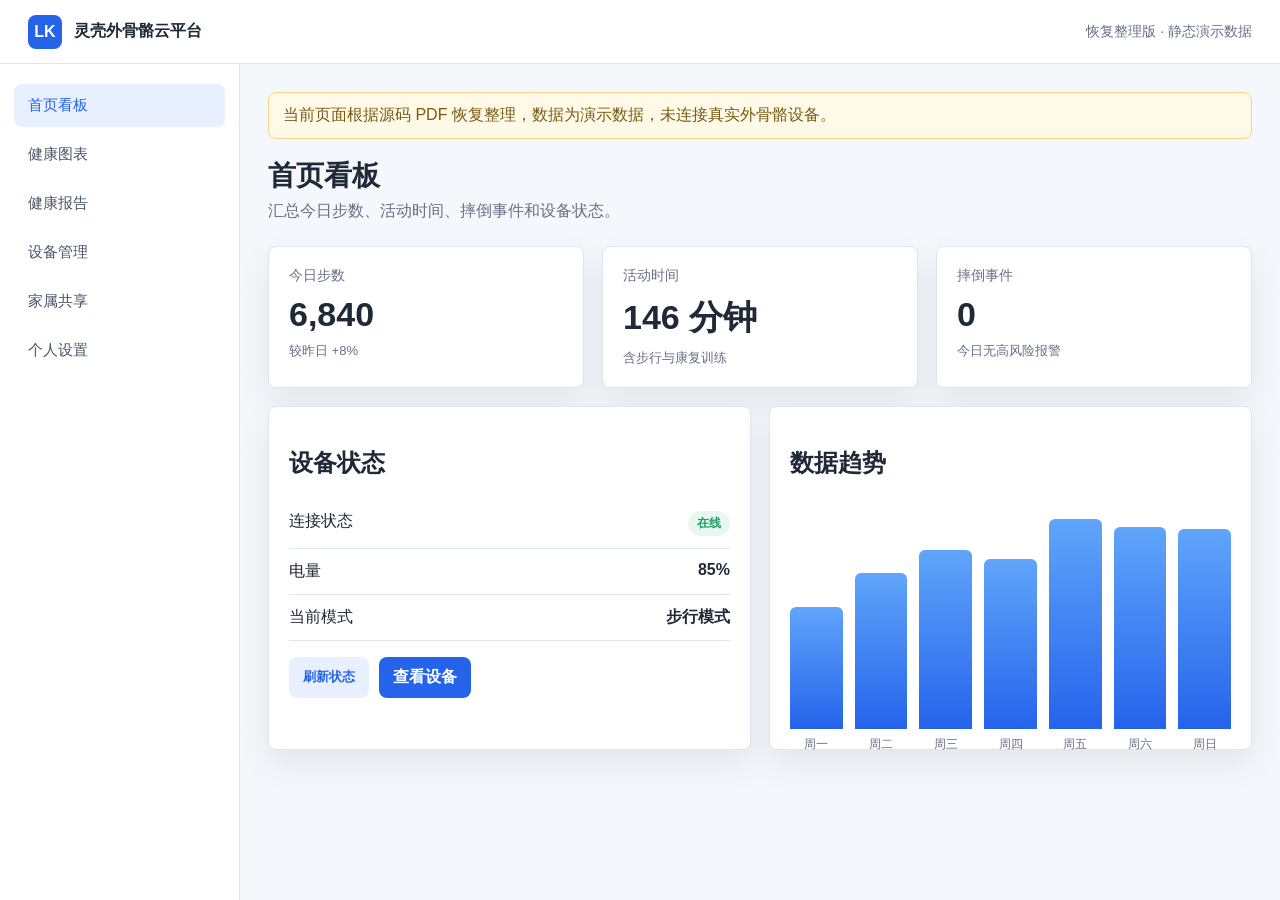
<file: index.html>
<!doctype html>
<html lang="zh-CN">
<head>
  <meta charset="utf-8">
  <meta name="viewport" content="width=device-width, initial-scale=1">
  <title>灵壳外骨骼云平台</title>
  <link rel="stylesheet" href="css/styles.css">
</head>
<body data-page="dashboard">
  <header class="topbar">
    <a class="brand" href="index.html"><span class="brand-mark">LK</span><span>灵壳外骨骼云平台</span></a>
    <div class="topbar-user">恢复整理版 · 静态演示数据</div>
  </header>
  <div class="layout">
    <nav class="sidebar"></nav>
    <main class="main">
      <div class="notice">当前页面根据源码 PDF 恢复整理，数据为演示数据，未连接真实外骨骼设备。</div>
      <h1 class="page-title">首页看板</h1>
      <p class="page-desc">汇总今日步数、活动时间、摔倒事件和设备状态。</p>
      <section class="grid grid-3">
        <article class="card"><div class="metric-label">今日步数</div><div class="metric-value" id="stepCount">--</div><div class="metric-foot">较昨日 +8%</div></article>
        <article class="card"><div class="metric-label">活动时间</div><div class="metric-value" id="activeTime">--</div><div class="metric-foot">含步行与康复训练</div></article>
        <article class="card"><div class="metric-label">摔倒事件</div><div class="metric-value" id="fallCount">--</div><div class="metric-foot">今日无高风险报警</div></article>
      </section>
      <section class="grid grid-2" style="margin-top:18px">
        <article class="card">
          <h2>设备状态</h2>
          <div class="status-row"><span>连接状态</span><span class="badge green">在线</span></div>
          <div class="status-row"><span>电量</span><strong id="deviceBattery">--</strong></div>
          <div class="status-row"><span>当前模式</span><strong id="deviceMode">--</strong></div>
          <div class="button-row"><button class="button secondary" data-demo-action="刷新设备状态">刷新状态</button><a class="button" href="device.html">查看设备</a></div>
        </article>
        <article class="card"><h2>数据趋势</h2><div class="chart" id="stepChart"></div></article>
      </section>
    </main>
  </div>
  <script src="js/app.js"></script>
</body>
</html>
</file>
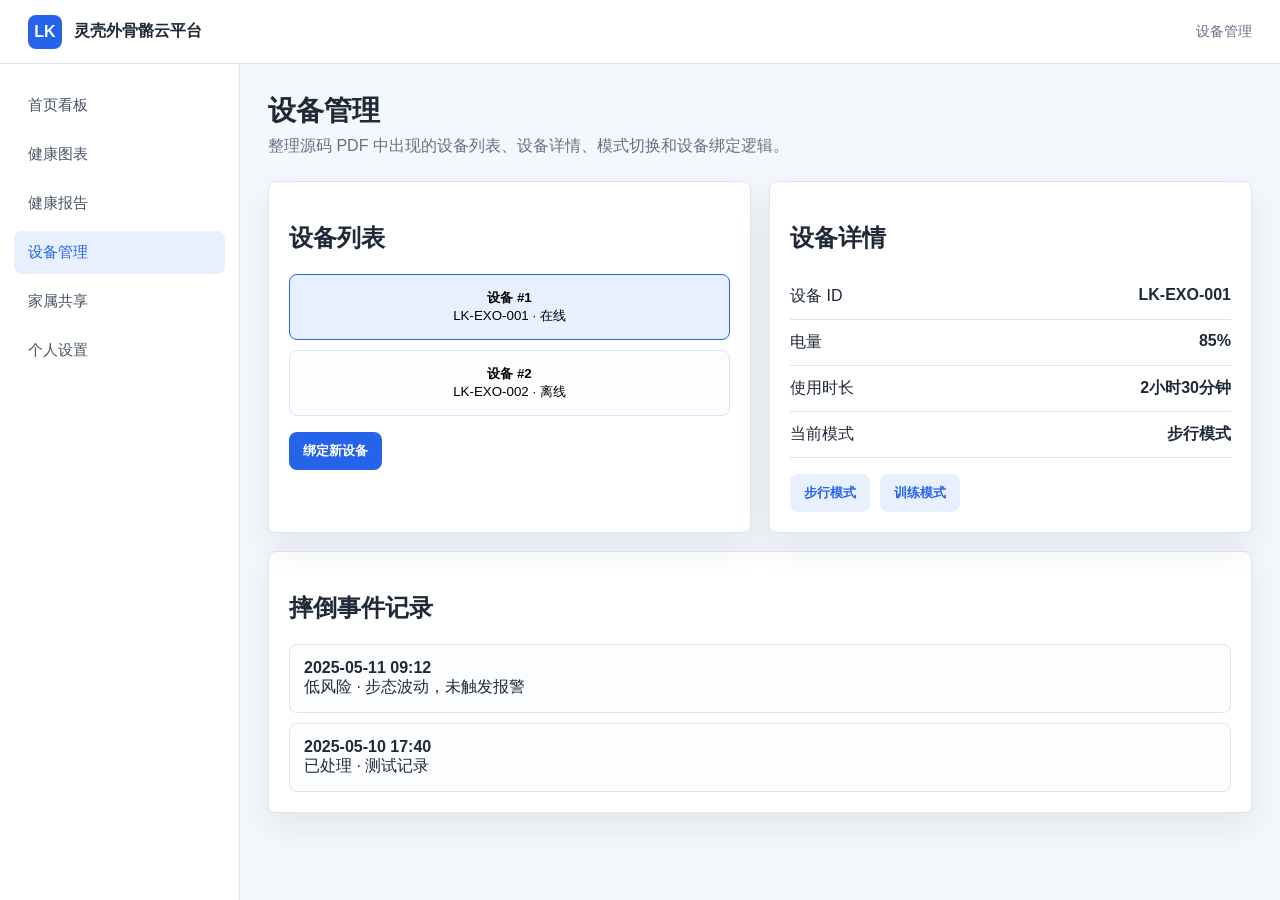
<file: device.html>
<!doctype html>
<html lang="zh-CN">
<head>
  <meta charset="utf-8">
  <meta name="viewport" content="width=device-width, initial-scale=1">
  <title>设备管理 - 灵壳外骨骼云平台</title>
  <link rel="stylesheet" href="css/styles.css">
</head>
<body data-page="device">
  <header class="topbar"><a class="brand" href="index.html"><span class="brand-mark">LK</span><span>灵壳外骨骼云平台</span></a><div class="topbar-user">设备管理</div></header>
  <div class="layout">
    <nav class="sidebar"></nav>
    <main class="main">
      <h1 class="page-title">设备管理</h1>
      <p class="page-desc">整理源码 PDF 中出现的设备列表、设备详情、模式切换和设备绑定逻辑。</p>
      <section class="grid grid-2">
        <article class="card"><h2>设备列表</h2><div class="list" id="deviceList"></div><div class="button-row"><button class="button" data-demo-action="绑定新设备">绑定新设备</button></div></article>
        <article class="card"><h2>设备详情</h2><div class="info-row"><span>设备 ID</span><strong id="detailId">--</strong></div><div class="info-row"><span>电量</span><strong id="detailBattery">--</strong></div><div class="info-row"><span>使用时长</span><strong id="detailUsage">--</strong></div><div class="info-row"><span>当前模式</span><strong id="detailMode">--</strong></div><div class="button-row"><button class="button secondary" data-demo-action="切换为步行模式">步行模式</button><button class="button secondary" data-demo-action="切换为训练模式">训练模式</button></div></article>
      </section>
      <section class="card" style="margin-top:18px"><h2>摔倒事件记录</h2><div class="list" id="fallEvents"></div></section>
    </main>
  </div>
  <script src="js/app.js"></script>
</body>
</html>
</file>
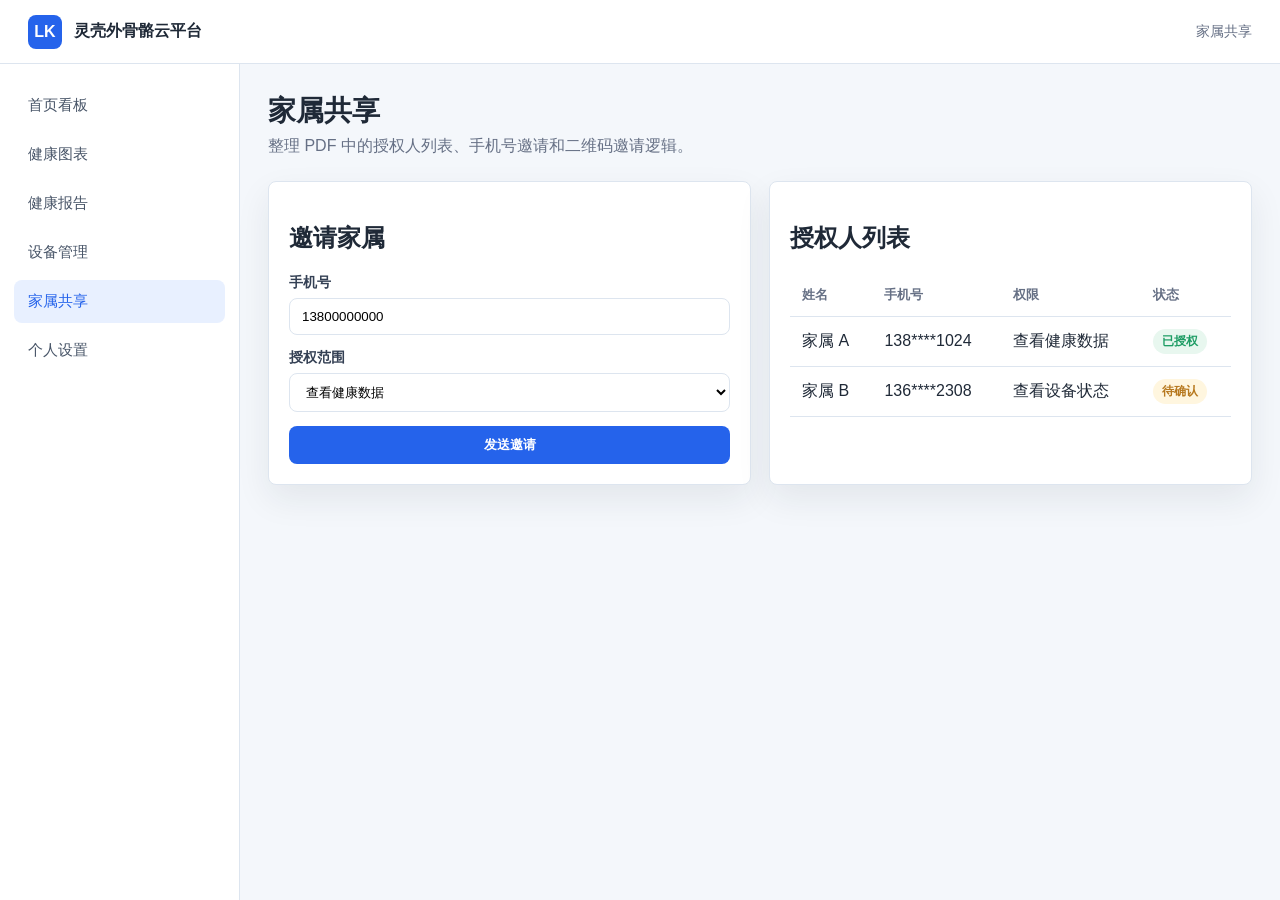
<file: family-sharing.html>
<!doctype html>
<html lang="zh-CN"><head><meta charset="utf-8"><meta name="viewport" content="width=device-width, initial-scale=1"><title>家属共享 - 灵壳外骨骼云平台</title><link rel="stylesheet" href="css/styles.css"></head>
<body data-page="family"><header class="topbar"><a class="brand" href="index.html"><span class="brand-mark">LK</span><span>灵壳外骨骼云平台</span></a><div class="topbar-user">家属共享</div></header><div class="layout"><nav class="sidebar"></nav><main class="main"><h1 class="page-title">家属共享</h1><p class="page-desc">整理 PDF 中的授权人列表、手机号邀请和二维码邀请逻辑。</p><section class="grid grid-2"><article class="card"><h2>邀请家属</h2><div class="form-grid"><div class="field"><label>手机号</label><input value="13800000000"></div><div class="field"><label>授权范围</label><select><option>查看健康数据</option><option>查看设备状态</option><option>修改设备设置</option></select></div><button class="button" data-demo-action="发送家属邀请">发送邀请</button></div></article><article class="card"><h2>授权人列表</h2><table class="table"><thead><tr><th>姓名</th><th>手机号</th><th>权限</th><th>状态</th></tr></thead><tbody id="familyTable"></tbody></table></article></section></main></div><script src="js/app.js"></script></body></html>
</file>
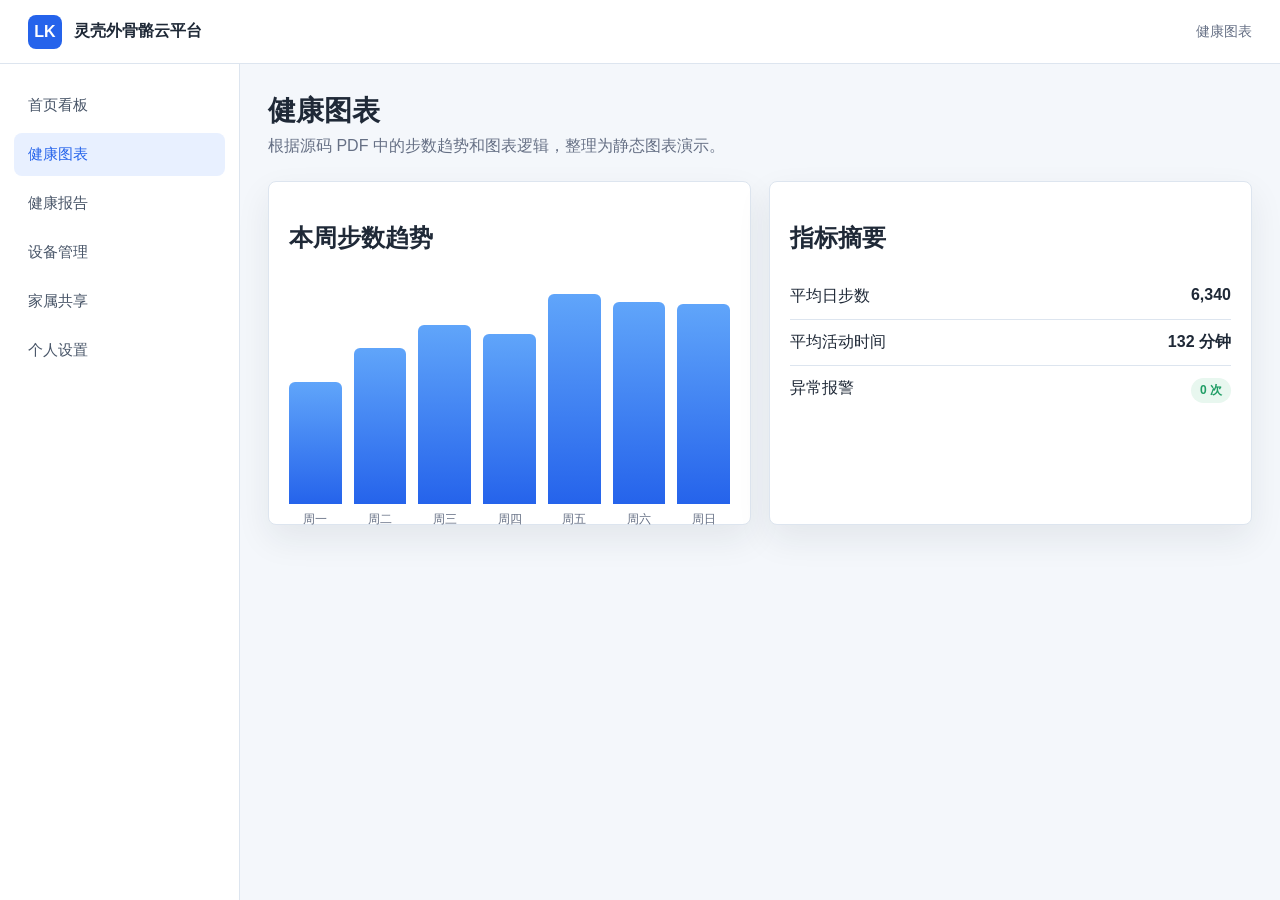
<file: health-charts.html>
<!doctype html>
<html lang="zh-CN"><head><meta charset="utf-8"><meta name="viewport" content="width=device-width, initial-scale=1"><title>健康图表 - 灵壳外骨骼云平台</title><link rel="stylesheet" href="css/styles.css"></head>
<body data-page="charts"><header class="topbar"><a class="brand" href="index.html"><span class="brand-mark">LK</span><span>灵壳外骨骼云平台</span></a><div class="topbar-user">健康图表</div></header><div class="layout"><nav class="sidebar"></nav><main class="main"><h1 class="page-title">健康图表</h1><p class="page-desc">根据源码 PDF 中的步数趋势和图表逻辑，整理为静态图表演示。</p><section class="grid grid-2"><article class="card"><h2>本周步数趋势</h2><div class="chart" id="stepChart"></div></article><article class="card"><h2>指标摘要</h2><div class="status-row"><span>平均日步数</span><strong>6,340</strong></div><div class="status-row"><span>平均活动时间</span><strong>132 分钟</strong></div><div class="status-row"><span>异常报警</span><span class="badge green">0 次</span></div></article></section></main></div><script src="js/app.js"></script></body></html>
</file>
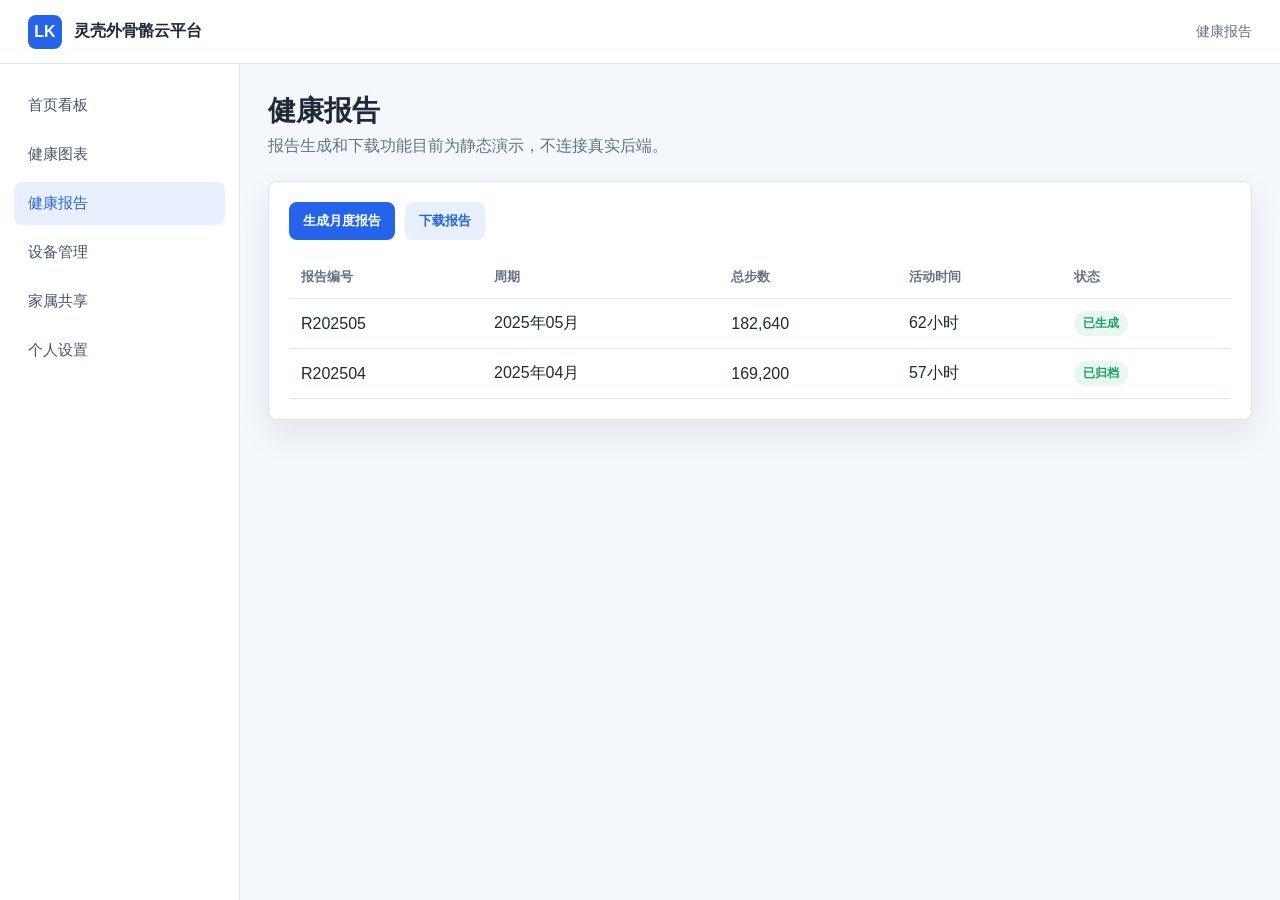
<file: health-report.html>
<!doctype html>
<html lang="zh-CN"><head><meta charset="utf-8"><meta name="viewport" content="width=device-width, initial-scale=1"><title>健康报告 - 灵壳外骨骼云平台</title><link rel="stylesheet" href="css/styles.css"></head>
<body data-page="report"><header class="topbar"><a class="brand" href="index.html"><span class="brand-mark">LK</span><span>灵壳外骨骼云平台</span></a><div class="topbar-user">健康报告</div></header><div class="layout"><nav class="sidebar"></nav><main class="main"><h1 class="page-title">健康报告</h1><p class="page-desc">报告生成和下载功能目前为静态演示，不连接真实后端。</p><section class="card"><div class="button-row" style="margin-top:0; margin-bottom:16px"><button class="button" data-demo-action="生成月度报告">生成月度报告</button><button class="button secondary" data-demo-action="下载报告">下载报告</button></div><table class="table"><thead><tr><th>报告编号</th><th>周期</th><th>总步数</th><th>活动时间</th><th>状态</th></tr></thead><tbody id="reportTable"></tbody></table></section></main></div><script src="js/app.js"></script></body></html>
</file>
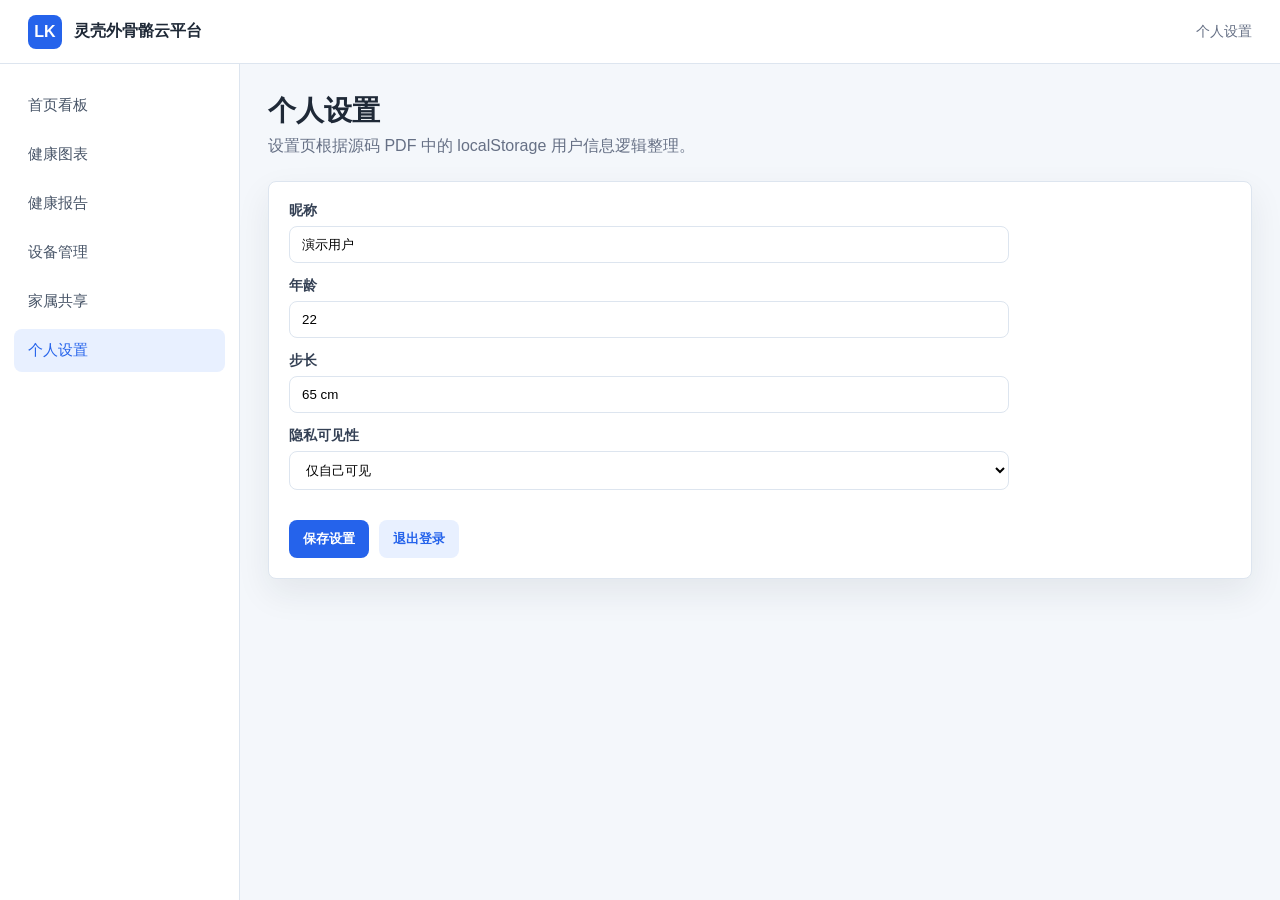
<file: setting.html>
<!doctype html>
<html lang="zh-CN"><head><meta charset="utf-8"><meta name="viewport" content="width=device-width, initial-scale=1"><title>个人设置 - 灵壳外骨骼云平台</title><link rel="stylesheet" href="css/styles.css"></head>
<body data-page="setting"><header class="topbar"><a class="brand" href="index.html"><span class="brand-mark">LK</span><span>灵壳外骨骼云平台</span></a><div class="topbar-user">个人设置</div></header><div class="layout"><nav class="sidebar"></nav><main class="main"><h1 class="page-title">个人设置</h1><p class="page-desc">设置页根据源码 PDF 中的 localStorage 用户信息逻辑整理。</p><section class="card"><div class="form-grid"><div class="field"><label>昵称</label><input value="演示用户"></div><div class="field"><label>年龄</label><input value="22"></div><div class="field"><label>步长</label><input value="65 cm"></div><div class="field"><label>隐私可见性</label><select><option>仅自己可见</option><option>授权家属可见</option></select></div><div class="button-row"><button class="button" data-demo-action="保存设置">保存设置</button><button class="button secondary" data-demo-action="退出登录">退出登录</button></div></div></section></main></div><script src="js/app.js"></script></body></html>
</file>
<file: css/styles.css>
:root {
  --bg: #f4f7fb;
  --panel: #ffffff;
  --ink: #1f2937;
  --muted: #667085;
  --line: #dde5ef;
  --blue: #2563eb;
  --blue-soft: #e8f0ff;
  --green: #1f9d65;
  --red: #d92d20;
  --amber: #b7791f;
  --shadow: 0 14px 34px rgba(31, 41, 55, 0.08);
  --radius: 8px;
}
* { box-sizing: border-box; }
body { margin: 0; font-family: "Microsoft YaHei", "Segoe UI", sans-serif; background: var(--bg); color: var(--ink); }
a { color: inherit; text-decoration: none; }
.topbar { height: 64px; display: flex; align-items: center; justify-content: space-between; padding: 0 28px; background: var(--panel); border-bottom: 1px solid var(--line); position: sticky; top: 0; z-index: 10; }
.brand { display: flex; align-items: center; gap: 12px; font-weight: 700; }
.brand-mark { width: 34px; height: 34px; display: grid; place-items: center; border-radius: var(--radius); color: white; background: var(--blue); }
.topbar-user { color: var(--muted); font-size: 14px; }
.layout { display: grid; grid-template-columns: 240px minmax(0, 1fr); min-height: calc(100vh - 64px); }
.sidebar { padding: 20px 14px; background: var(--panel); border-right: 1px solid var(--line); }
.nav-link { display: flex; align-items: center; gap: 10px; padding: 12px 14px; margin-bottom: 6px; border-radius: var(--radius); color: #475467; font-size: 15px; }
.nav-link.active, .nav-link:hover { background: var(--blue-soft); color: var(--blue); }
.main { padding: 28px; }
.page-title { margin: 0 0 6px; font-size: 28px; }
.page-desc { margin: 0 0 24px; color: var(--muted); }
.grid { display: grid; gap: 18px; }
.grid-3 { grid-template-columns: repeat(3, minmax(0, 1fr)); }
.grid-2 { grid-template-columns: repeat(2, minmax(0, 1fr)); }
.card { background: var(--panel); border: 1px solid var(--line); border-radius: var(--radius); box-shadow: var(--shadow); padding: 20px; }
.metric-label { color: var(--muted); font-size: 14px; }
.metric-value { margin-top: 10px; font-size: 34px; font-weight: 700; }
.metric-foot { margin-top: 8px; color: var(--muted); font-size: 13px; }
.status-row, .info-row { display: flex; justify-content: space-between; gap: 18px; padding: 12px 0; border-bottom: 1px solid var(--line); }
.status-row:last-child, .info-row:last-child { border-bottom: 0; }
.badge { display: inline-flex; align-items: center; padding: 4px 9px; border-radius: 999px; font-size: 12px; font-weight: 600; }
.badge.green { color: var(--green); background: #e8f7ef; }
.badge.red { color: var(--red); background: #fff0ee; }
.badge.amber { color: var(--amber); background: #fff6df; }
.button { border: 0; background: var(--blue); color: white; border-radius: var(--radius); padding: 10px 14px; cursor: pointer; font-weight: 600; }
.button.secondary { color: var(--blue); background: var(--blue-soft); }
.button-row { display: flex; flex-wrap: wrap; gap: 10px; margin-top: 16px; }
.list { display: grid; gap: 10px; }
.list-item { padding: 14px; border: 1px solid var(--line); border-radius: var(--radius); background: #fbfdff; }
.list-item.active { border-color: var(--blue); background: var(--blue-soft); }
.chart { height: 230px; display: flex; align-items: end; gap: 12px; padding-top: 20px; }
.bar { flex: 1; min-width: 26px; background: linear-gradient(180deg, #60a5fa, #2563eb); border-radius: 6px 6px 0 0; position: relative; }
.bar span { position: absolute; left: 50%; bottom: -24px; transform: translateX(-50%); color: var(--muted); font-size: 12px; }
.table { width: 100%; border-collapse: collapse; }
.table th, .table td { text-align: left; padding: 12px; border-bottom: 1px solid var(--line); }
.table th { color: var(--muted); font-size: 13px; font-weight: 600; }
.form-grid { display: grid; gap: 14px; max-width: 720px; }
.field label { display: block; margin-bottom: 6px; color: #344054; font-size: 14px; font-weight: 600; }
.field input, .field select { width: 100%; padding: 10px 12px; border: 1px solid var(--line); border-radius: var(--radius); background: white; }
.notice { margin-bottom: 18px; padding: 12px 14px; border: 1px solid #f5d58a; border-radius: var(--radius); background: #fff9e8; color: #795b13; }
@media (max-width: 900px) {
  .layout { grid-template-columns: 1fr; }
  .sidebar { display: flex; overflow-x: auto; border-right: 0; border-bottom: 1px solid var(--line); }
  .nav-link { white-space: nowrap; }
  .grid-3, .grid-2 { grid-template-columns: 1fr; }
  .main { padding: 18px; }
}
</file>
